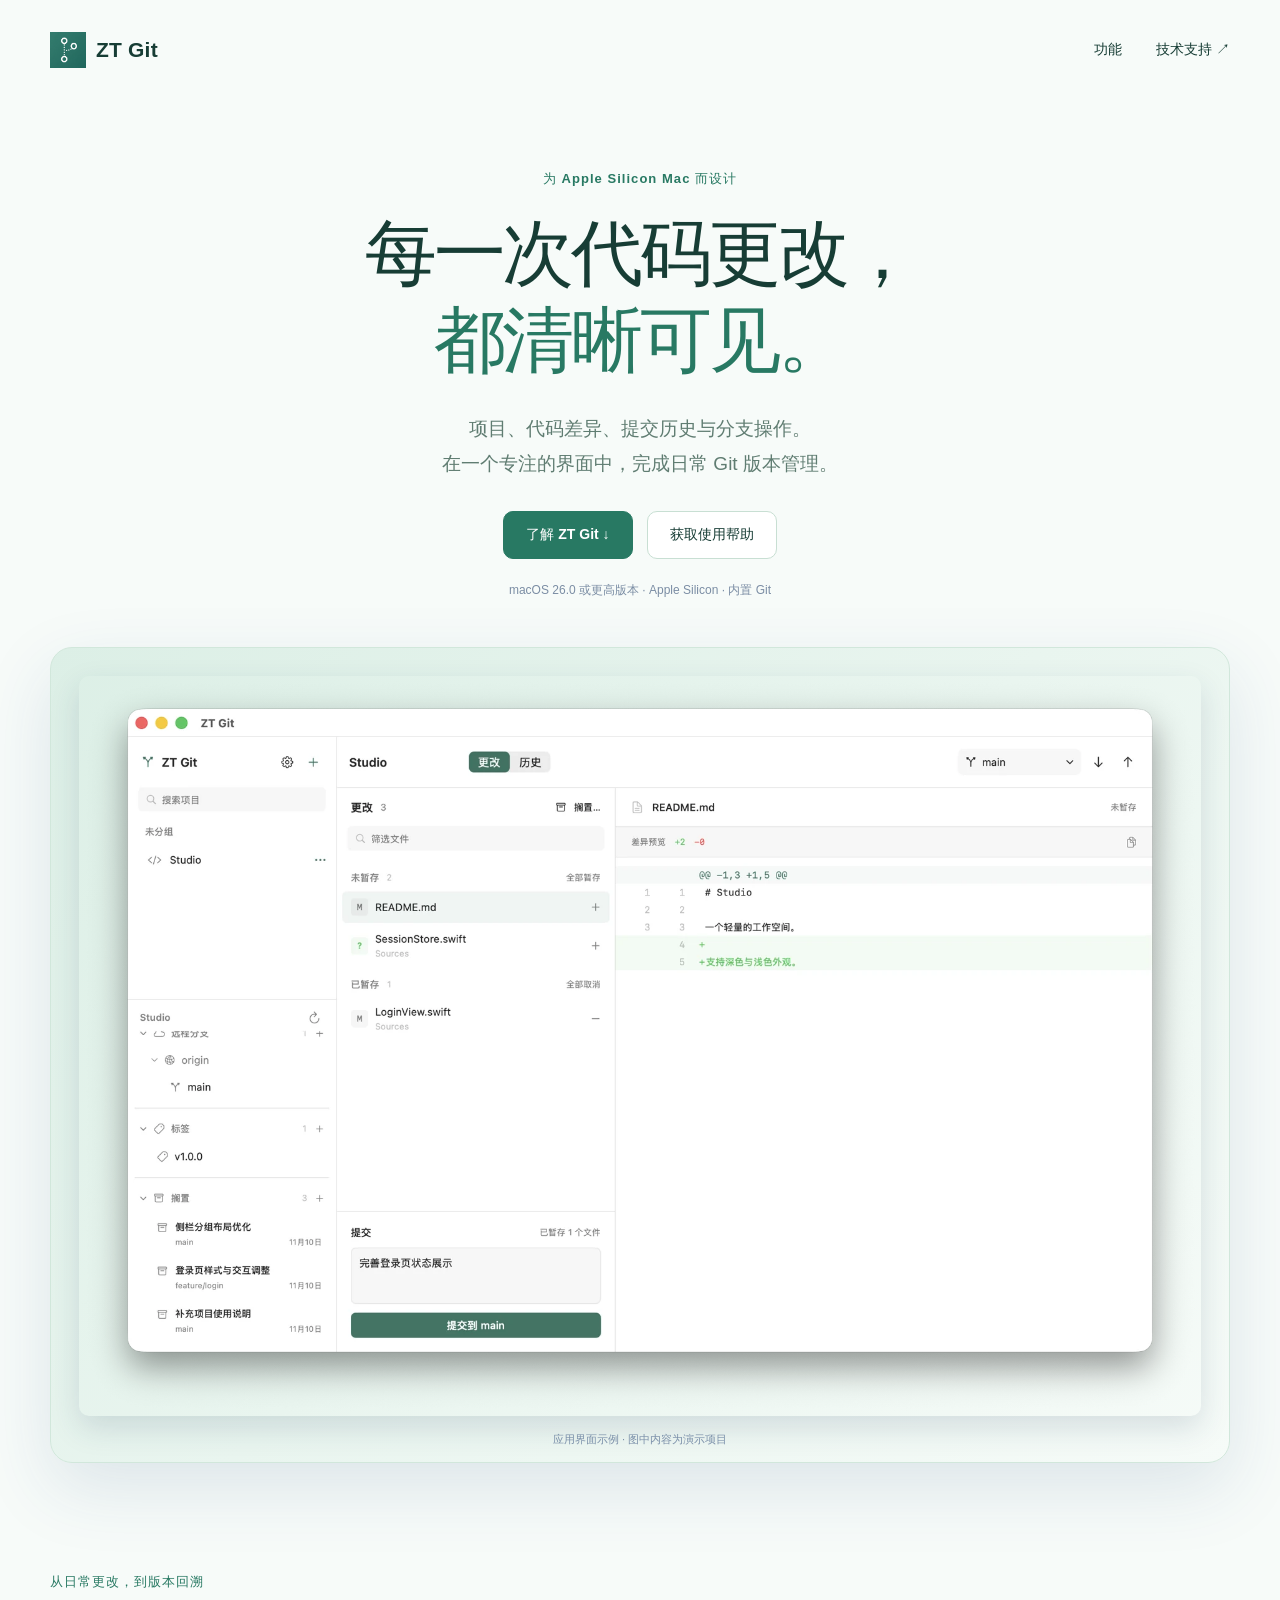
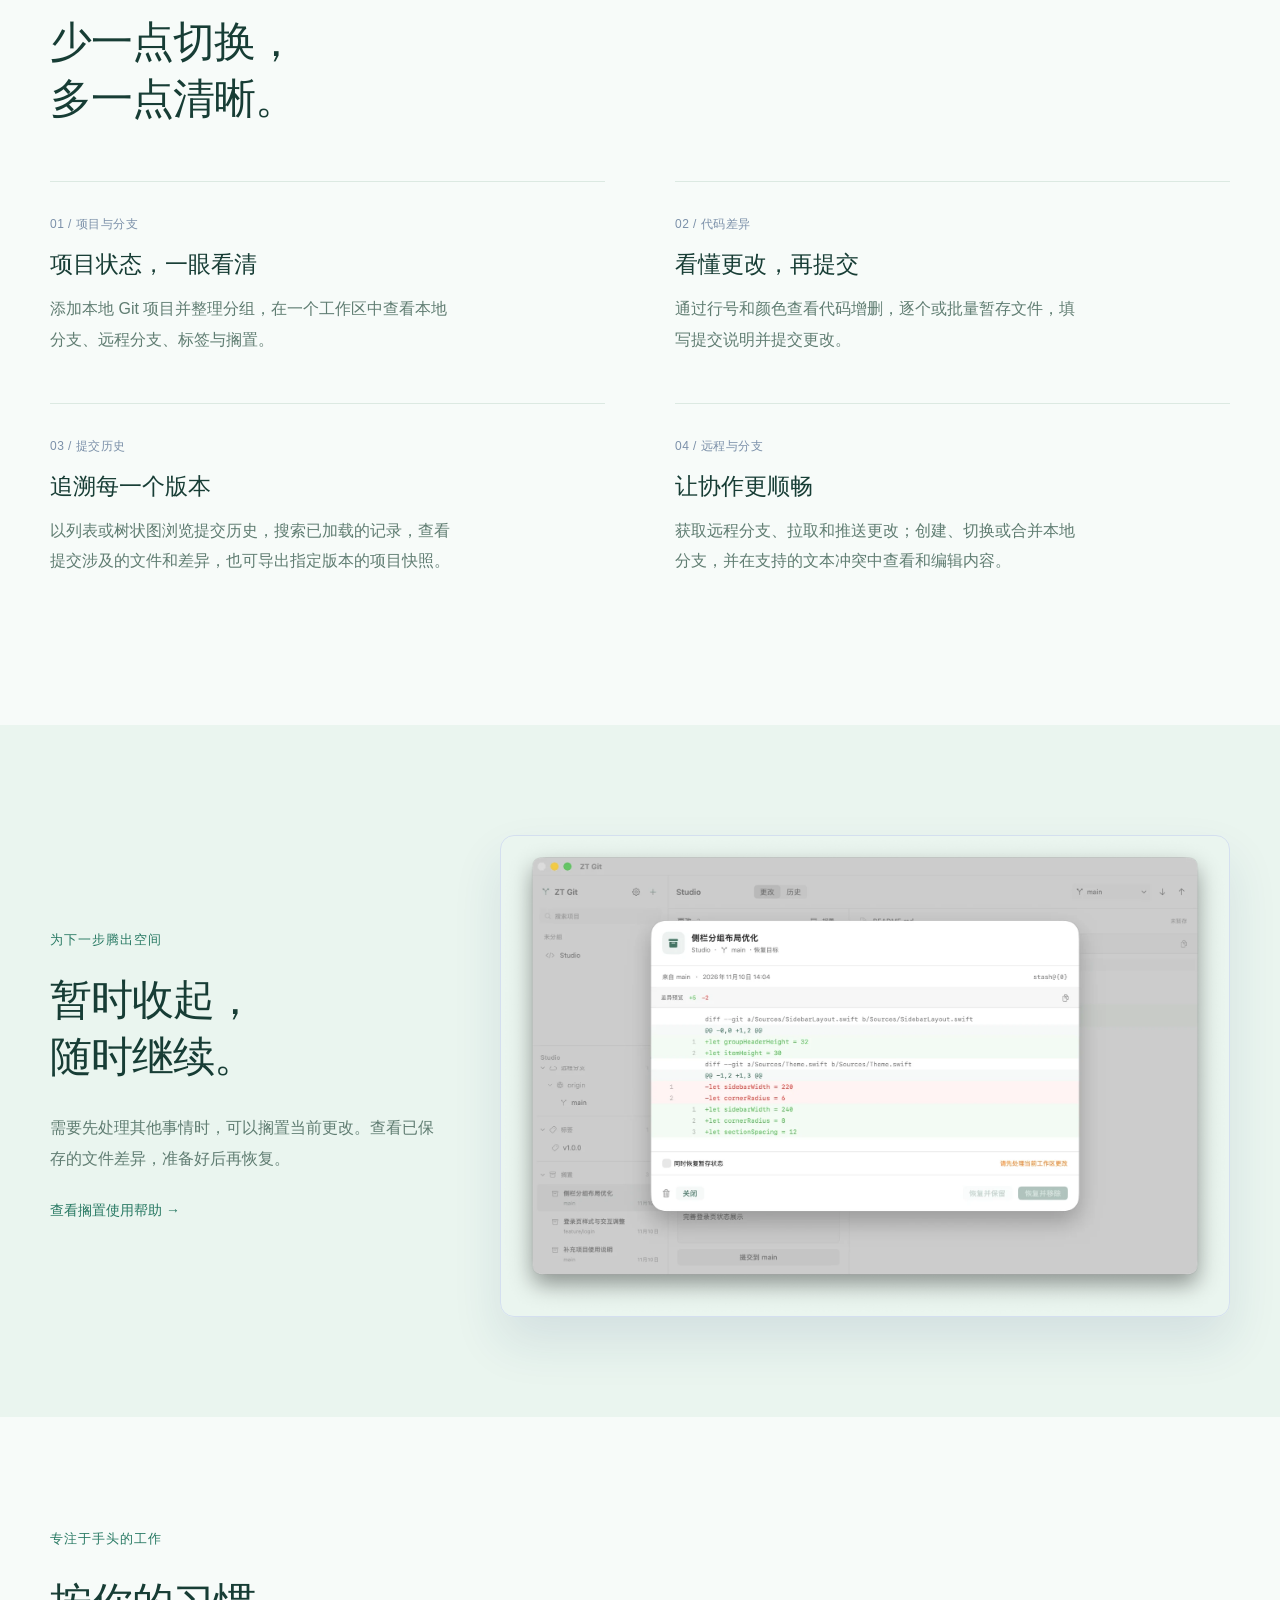
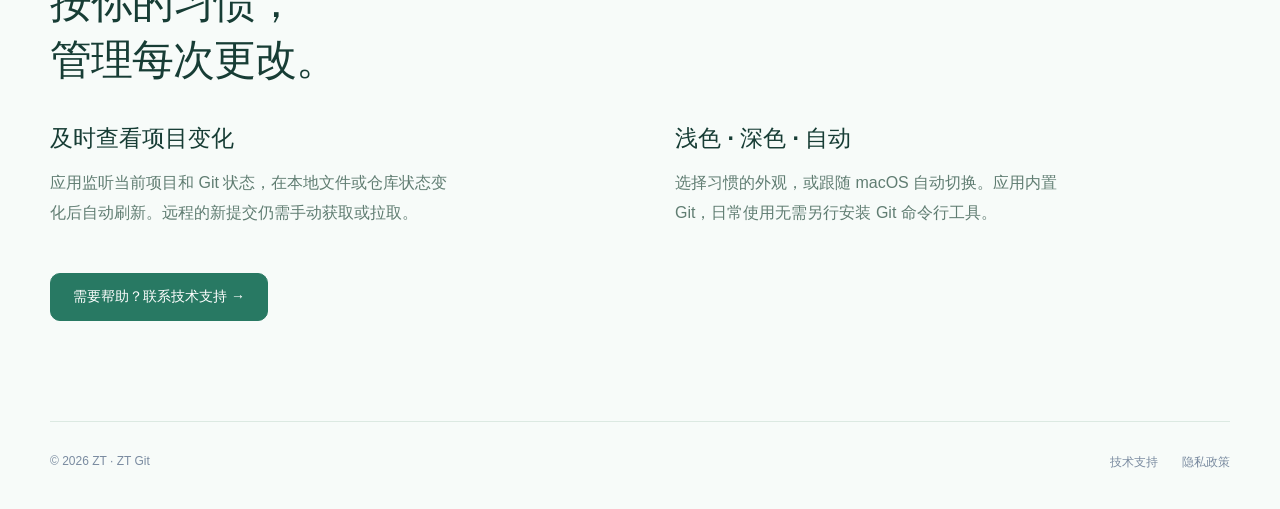
<file: index.html>
<!doctype html>
<html lang="zh-CN"><head><meta charset="utf-8"><meta name="viewport" content="width=device-width,initial-scale=1"><title>ZT Git — 清晰管理每一次代码更改</title><meta name="description" content="适用于 Apple Silicon Mac 的 Git 图形客户端。查看差异与提交历史，管理分支和搁置，完成日常 Git 操作。"><link rel="icon" href="icon.png"><link rel="stylesheet" href="styles.css"></head>
<body><header class="nav wrap"><a class="brand" href="./"><img src="icon.png" width="36" height="36" alt="">ZT Git</a><nav aria-label="主导航"><a href="#features">功能</a><a href="support.html">技术支持 ↗</a></nav></header>
<main><section class="hero wrap"><p class="eyebrow">为 Apple Silicon Mac 而设计</p><h1>每一次代码更改，<br><span>都清晰可见。</span></h1><p class="lead">项目、代码差异、提交历史与分支操作。<br>在一个专注的界面中，完成日常 Git 版本管理。</p><div class="actions"><a class="button primary" href="#features">了解 ZT Git ↓</a><a class="button" href="support.html">获取使用帮助</a></div><p class="compatibility">macOS 26.0 或更高版本 · Apple Silicon · 内置 Git</p><figure class="hero-image"><img src="workspace.webp" width="1800" height="1187" fetchpriority="high" alt="ZT Git 示例工作区，显示项目列表、待提交文件和代码差异"><figcaption>应用界面示例 · 图中内容为演示项目</figcaption></figure></section>
<section id="features" class="section wrap"><div class="section-head"><p class="eyebrow">从日常更改，到版本回溯</p><h2>少一点切换，<br>多一点清晰。</h2></div><div class="feature-grid">
<article><span class="feature-number">01 / 项目与分支</span><h3>项目状态，一眼看清</h3><p>添加本地 Git 项目并整理分组，在一个工作区中查看本地分支、远程分支、标签与搁置。</p></article>
<article><span class="feature-number">02 / 代码差异</span><h3>看懂更改，再提交</h3><p>通过行号和颜色查看代码增删，逐个或批量暂存文件，填写提交说明并提交更改。</p></article>
<article><span class="feature-number">03 / 提交历史</span><h3>追溯每一个版本</h3><p>以列表或树状图浏览提交历史，搜索已加载的记录，查看提交涉及的文件和差异，也可导出指定版本的项目快照。</p></article>
<article><span class="feature-number">04 / 远程与分支</span><h3>让协作更顺畅</h3><p>获取远程分支、拉取和推送更改；创建、切换或合并本地分支，并在支持的文本冲突中查看和编辑内容。</p></article></div></section>
<section class="section history-section"><div class="wrap split"><div><p class="eyebrow">为下一步腾出空间</p><h2>暂时收起，<br>随时继续。</h2><p class="body-copy">需要先处理其他事情时，可以搁置当前更改。查看已保存的文件差异，准备好后再恢复。</p><a class="text-link" href="support.html#stash">查看搁置使用帮助 →</a></div><figure><img loading="lazy" src="stash.webp" width="1800" height="1187" alt="ZT Git 查看搁置记录与文件差异的界面示例"></figure></div></section>
<section class="section wrap closing"><p class="eyebrow">专注于手头的工作</p><h2>按你的习惯，<br>管理每次更改。</h2><div class="closing-grid"><article><h3>及时查看项目变化</h3><p>应用监听当前项目和 Git 状态，在本地文件或仓库状态变化后自动刷新。远程的新提交仍需手动获取或拉取。</p></article><article><h3>浅色 · 深色 · 自动</h3><p>选择习惯的外观，或跟随 macOS 自动切换。应用内置 Git，日常使用无需另行安装 Git 命令行工具。</p></article></div><a class="button primary" href="support.html">需要帮助？联系技术支持 →</a></section></main>
<footer class="wrap footer"><span>© 2026 ZT · ZT Git</span><nav aria-label="页脚导航"><a href="support.html">技术支持</a><a href="privacy.html">隐私政策</a></nav></footer></body></html>
</file>
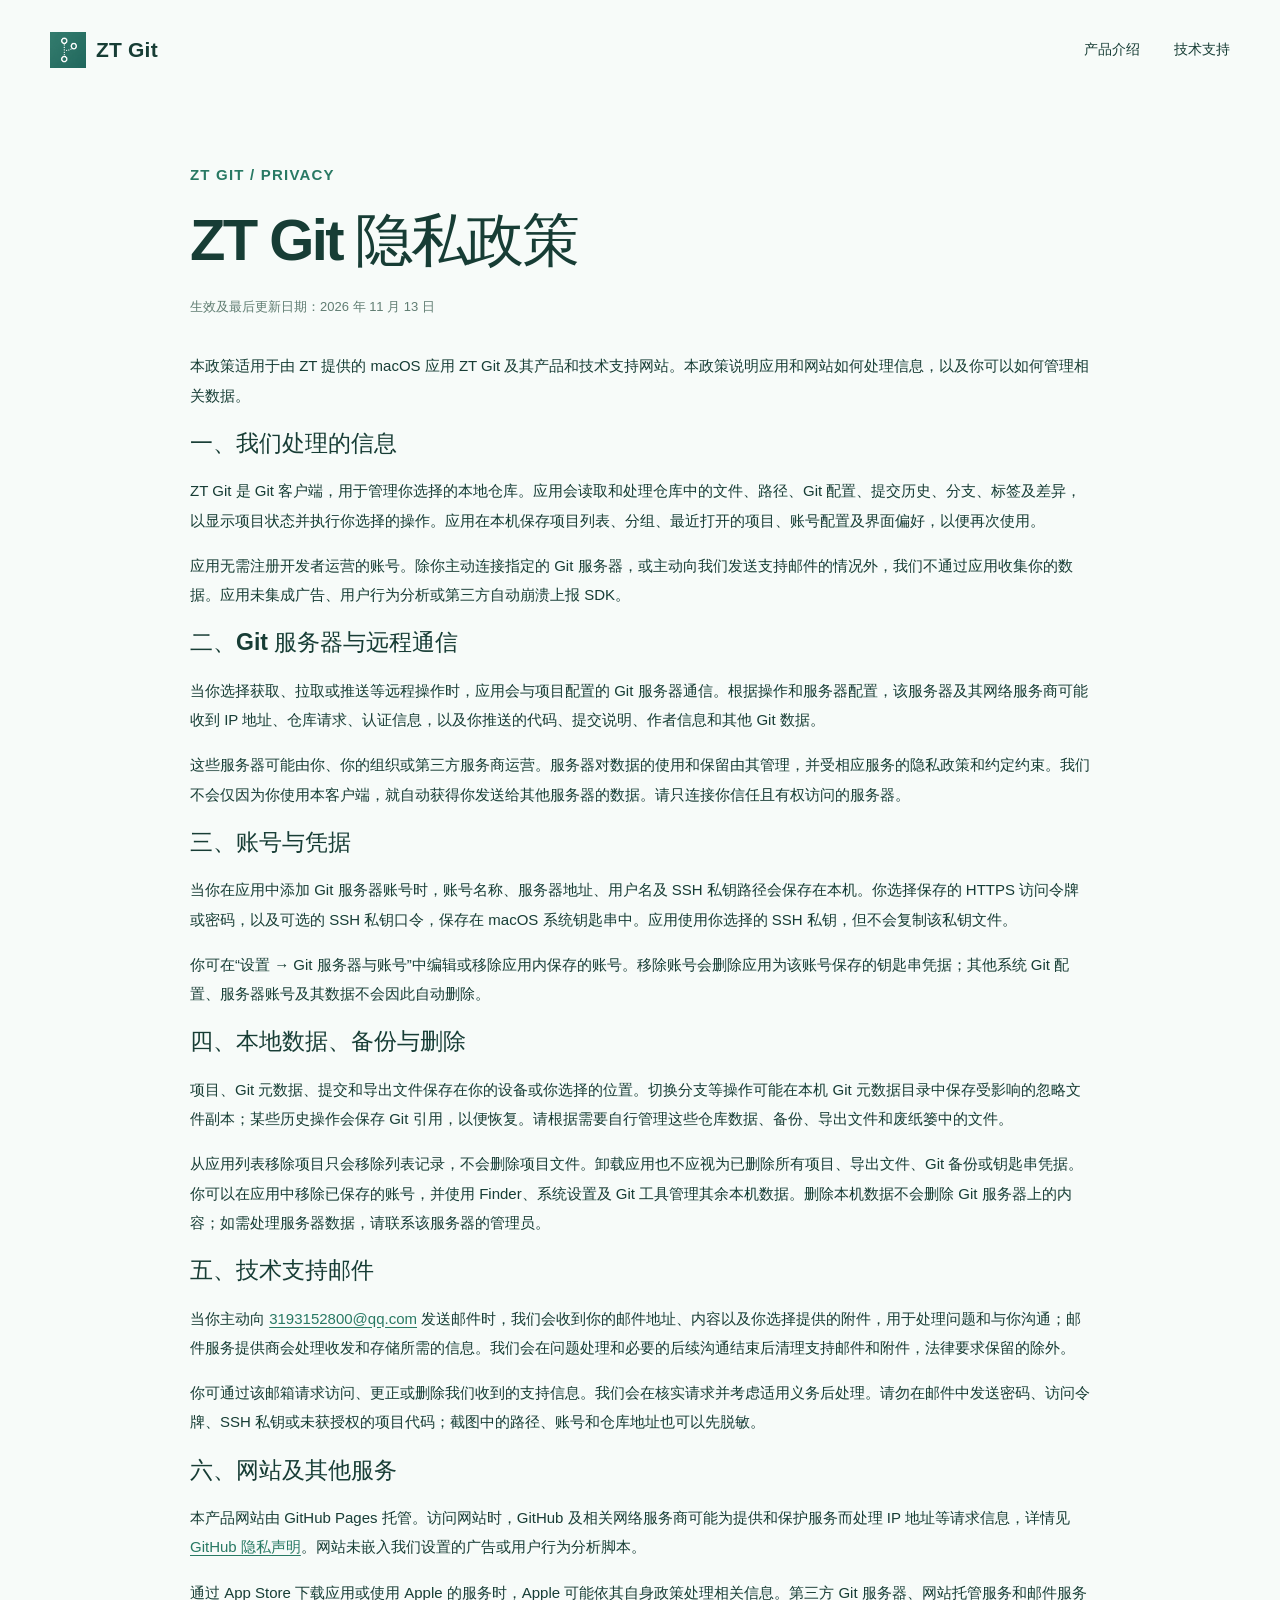
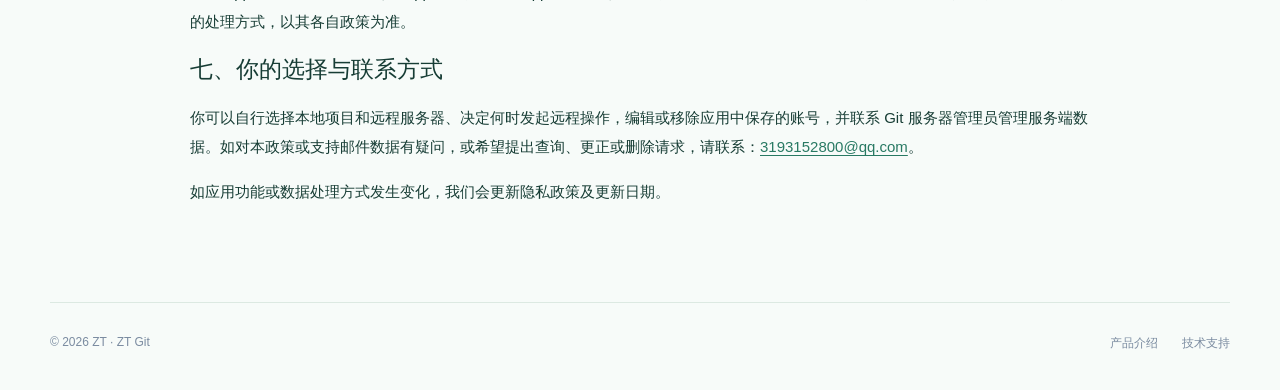
<file: privacy.html>
<!doctype html><html lang="zh-CN"><head><meta charset="utf-8"><meta name="viewport" content="width=device-width,initial-scale=1"><title>隐私政策 — ZT Git</title><meta name="description" content="了解 ZT Git 如何处理本机仓库、远程连接、账号凭据和技术支持信息。"><link rel="icon" href="icon.png"><link rel="stylesheet" href="styles.css"></head><body><header class="nav wrap"><a class="brand" href="./"><img src="icon.png" width="36" height="36" alt="">ZT Git</a><nav aria-label="主导航"><a href="./">产品介绍</a><a href="support.html">技术支持</a></nav></header><main class="privacy wrap"><p class="eyebrow">ZT GIT / PRIVACY</p><h1>ZT Git 隐私政策</h1><p class="policy-date">生效及最后更新日期：<time datetime="2026-11-13">2026 年 11 月 13 日</time></p>
<p>本政策适用于由 ZT 提供的 macOS 应用 ZT Git 及其产品和技术支持网站。本政策说明应用和网站如何处理信息，以及你可以如何管理相关数据。</p>
<h2>一、我们处理的信息</h2>
<p>ZT Git 是 Git 客户端，用于管理你选择的本地仓库。应用会读取和处理仓库中的文件、路径、Git 配置、提交历史、分支、标签及差异，以显示项目状态并执行你选择的操作。应用在本机保存项目列表、分组、最近打开的项目、账号配置及界面偏好，以便再次使用。</p>
<p>应用无需注册开发者运营的账号。除你主动连接指定的 Git 服务器，或主动向我们发送支持邮件的情况外，我们不通过应用收集你的数据。应用未集成广告、用户行为分析或第三方自动崩溃上报 SDK。</p>
<h2>二、Git 服务器与远程通信</h2>
<p>当你选择获取、拉取或推送等远程操作时，应用会与项目配置的 Git 服务器通信。根据操作和服务器配置，该服务器及其网络服务商可能收到 IP 地址、仓库请求、认证信息，以及你推送的代码、提交说明、作者信息和其他 Git 数据。</p>
<p>这些服务器可能由你、你的组织或第三方服务商运营。服务器对数据的使用和保留由其管理，并受相应服务的隐私政策和约定约束。我们不会仅因为你使用本客户端，就自动获得你发送给其他服务器的数据。请只连接你信任且有权访问的服务器。</p>
<h2>三、账号与凭据</h2>
<p>当你在应用中添加 Git 服务器账号时，账号名称、服务器地址、用户名及 SSH 私钥路径会保存在本机。你选择保存的 HTTPS 访问令牌或密码，以及可选的 SSH 私钥口令，保存在 macOS 系统钥匙串中。应用使用你选择的 SSH 私钥，但不会复制该私钥文件。</p>
<p>你可在“设置 → Git 服务器与账号”中编辑或移除应用内保存的账号。移除账号会删除应用为该账号保存的钥匙串凭据；其他系统 Git 配置、服务器账号及其数据不会因此自动删除。</p>
<h2>四、本地数据、备份与删除</h2>
<p>项目、Git 元数据、提交和导出文件保存在你的设备或你选择的位置。切换分支等操作可能在本机 Git 元数据目录中保存受影响的忽略文件副本；某些历史操作会保存 Git 引用，以便恢复。请根据需要自行管理这些仓库数据、备份、导出文件和废纸篓中的文件。</p>
<p>从应用列表移除项目只会移除列表记录，不会删除项目文件。卸载应用也不应视为已删除所有项目、导出文件、Git 备份或钥匙串凭据。你可以在应用中移除已保存的账号，并使用 Finder、系统设置及 Git 工具管理其余本机数据。删除本机数据不会删除 Git 服务器上的内容；如需处理服务器数据，请联系该服务器的管理员。</p>
<h2>五、技术支持邮件</h2>
<p>当你主动向 <a href="mailto:3193152800@qq.com">3193152800@qq.com</a> 发送邮件时，我们会收到你的邮件地址、内容以及你选择提供的附件，用于处理问题和与你沟通；邮件服务提供商会处理收发和存储所需的信息。我们会在问题处理和必要的后续沟通结束后清理支持邮件和附件，法律要求保留的除外。</p>
<p>你可通过该邮箱请求访问、更正或删除我们收到的支持信息。我们会在核实请求并考虑适用义务后处理。请勿在邮件中发送密码、访问令牌、SSH 私钥或未获授权的项目代码；截图中的路径、账号和仓库地址也可以先脱敏。</p>
<h2>六、网站及其他服务</h2>
<p>本产品网站由 GitHub Pages 托管。访问网站时，GitHub 及相关网络服务商可能为提供和保护服务而处理 IP 地址等请求信息，详情见 <a href="https://docs.github.com/en/site-policy/privacy-policies/github-general-privacy-statement">GitHub 隐私声明</a>。网站未嵌入我们设置的广告或用户行为分析脚本。</p>
<p>通过 App Store 下载应用或使用 Apple 的服务时，Apple 可能依其自身政策处理相关信息。第三方 Git 服务器、网站托管服务和邮件服务的处理方式，以其各自政策为准。</p>
<h2>七、你的选择与联系方式</h2>
<p>你可以自行选择本地项目和远程服务器、决定何时发起远程操作，编辑或移除应用中保存的账号，并联系 Git 服务器管理员管理服务端数据。如对本政策或支持邮件数据有疑问，或希望提出查询、更正或删除请求，请联系：<a href="mailto:3193152800@qq.com">3193152800@qq.com</a>。</p>
<p>如应用功能或数据处理方式发生变化，我们会更新隐私政策及更新日期。</p></main><footer class="wrap footer"><span>© 2026 ZT · ZT Git</span><nav aria-label="页脚导航"><a href="./">产品介绍</a><a href="support.html">技术支持</a></nav></footer></body></html>
</file>
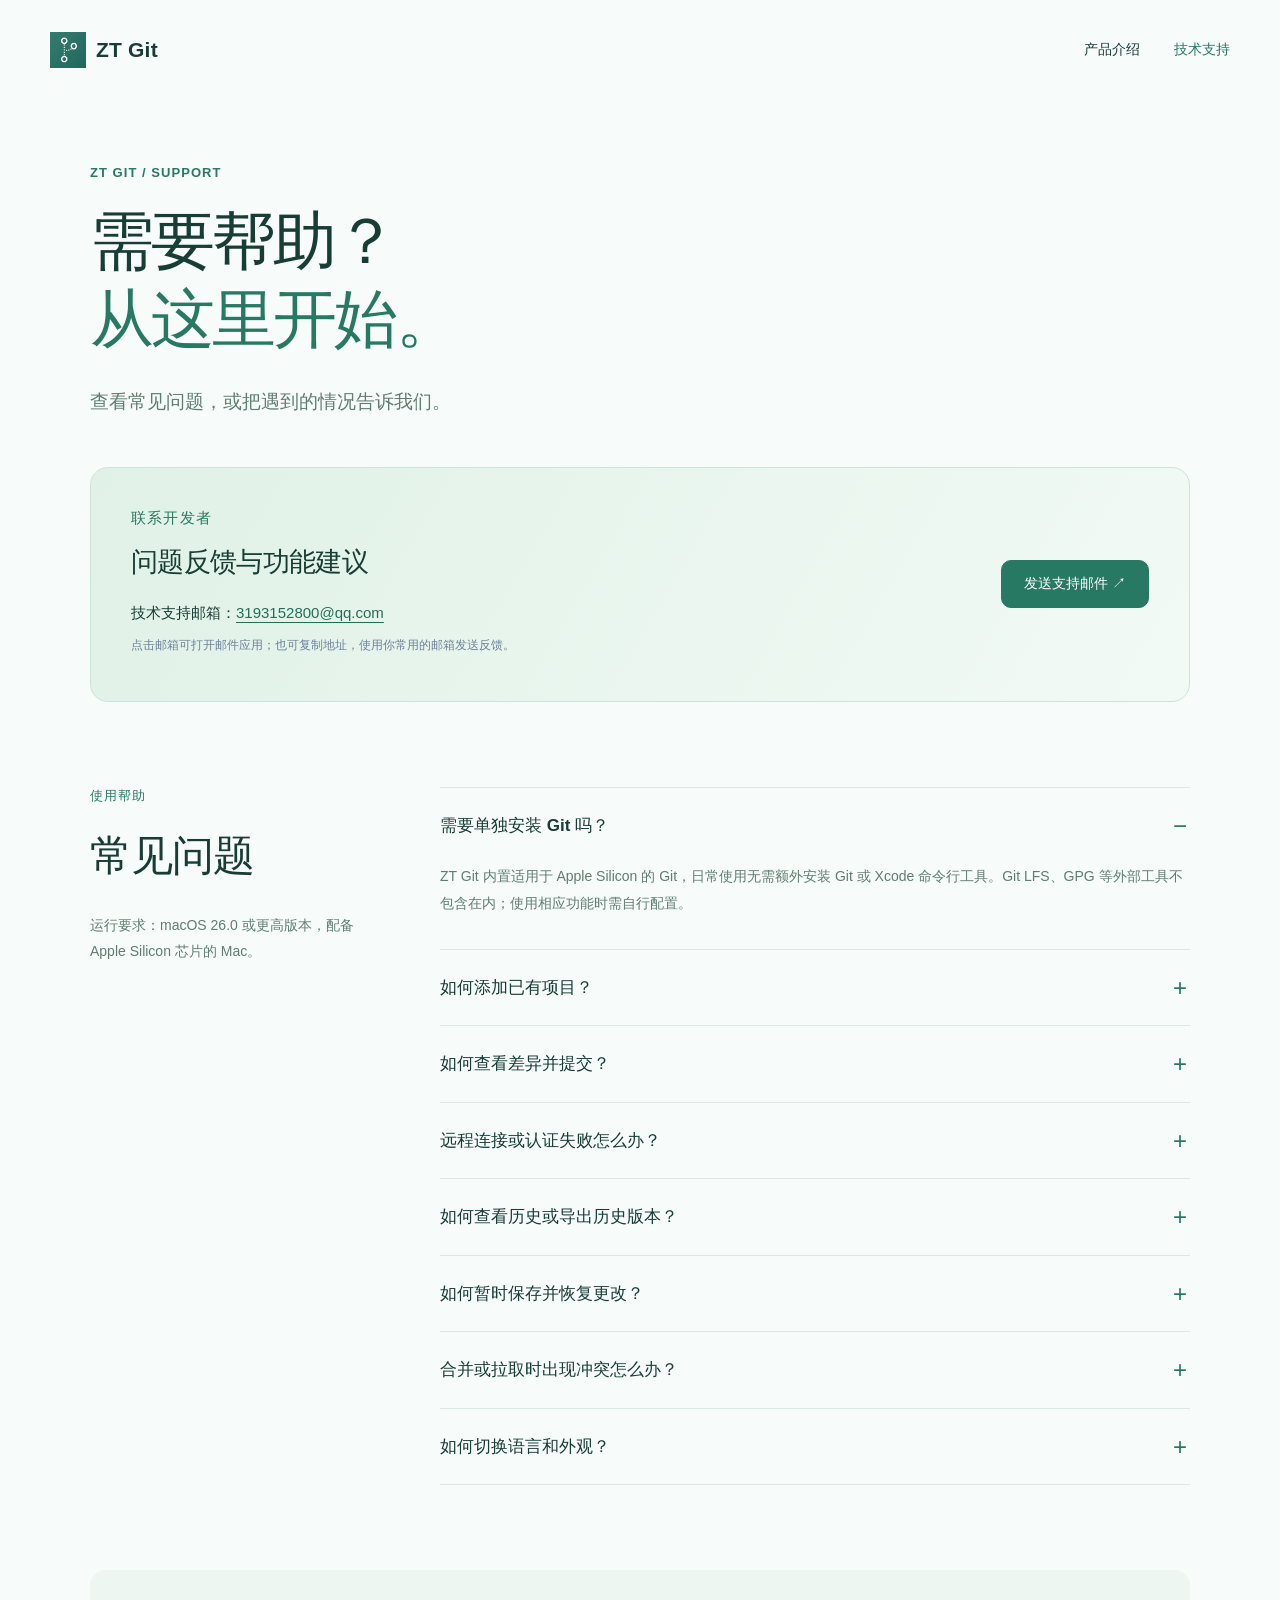
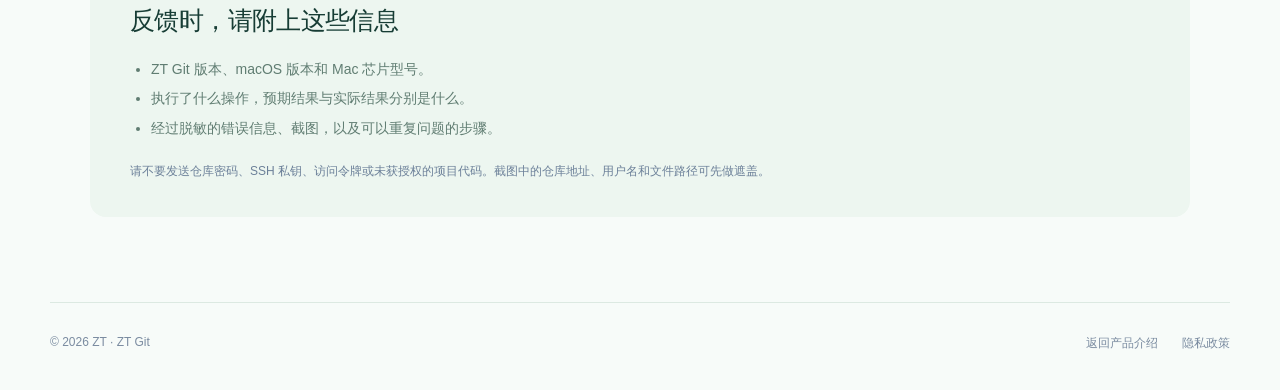
<file: support.html>
<!doctype html>
<html lang="zh-CN"><head><meta charset="utf-8"><meta name="viewport" content="width=device-width,initial-scale=1"><title>技术支持 — ZT Git</title><meta name="description" content="ZT Git 使用帮助与技术支持。了解添加项目、提交、远程认证、历史记录与搁置，并联系开发者反馈问题。"><link rel="icon" href="icon.png"><link rel="stylesheet" href="styles.css"></head>
<body><header class="nav wrap"><a class="brand" href="./"><img src="icon.png" width="36" height="36" alt="">ZT Git</a><nav aria-label="主导航"><a href="./">产品介绍</a><a class="active" href="support.html" aria-current="page">技术支持</a></nav></header>
<main class="support wrap"><p class="eyebrow">ZT GIT / SUPPORT</p><h1>需要帮助？<br><span>从这里开始。</span></h1><p class="lead">查看常见问题，或把遇到的情况告诉我们。</p>
<section id="contact" class="contact-card" aria-labelledby="contact-title"><div><p class="eyebrow">联系开发者</p><h2 id="contact-title">问题反馈与功能建议</h2><p>技术支持邮箱：<a class="email" href="mailto:3193152800@qq.com?subject=ZT%20Git%20%E6%8A%80%E6%9C%AF%E6%94%AF%E6%8C%81">3193152800@qq.com</a></p><p class="small">点击邮箱可打开邮件应用；也可复制地址，使用你常用的邮箱发送反馈。</p></div><a class="button primary" href="mailto:3193152800@qq.com?subject=ZT%20Git%20%E6%8A%80%E6%9C%AF%E6%94%AF%E6%8C%81">发送支持邮件 ↗</a></section>
<section class="support-layout"><div><p class="eyebrow">使用帮助</p><h2>常见问题</h2><p class="body-copy">运行要求：macOS 26.0 或更高版本，配备 Apple Silicon 芯片的 Mac。</p></div><div class="faq">
<details open><summary>需要单独安装 Git 吗？</summary><div><p>ZT Git 内置适用于 Apple Silicon 的 Git，日常使用无需额外安装 Git 或 Xcode 命令行工具。Git LFS、GPG 等外部工具不包含在内；使用相应功能时需自行配置。</p></div></details>
<details><summary>如何添加已有项目？</summary><div><p>点击左上角“+”，选择“添加项目”，再选择包含 Git 仓库的本地项目文件夹或其中的子目录。也可以选择普通仓库的 .git 文件夹；项目支持按分组整理。</p></div></details>
<details><summary>如何查看差异并提交？</summary><div><p>打开项目后，在“更改”中选择文件查看差异，使用文件旁的“+”暂存需要提交的文件。输入提交说明后，点击提交按钮。存在未解决的冲突时需要先处理冲突。</p></div></details>
<details><summary>远程连接或认证失败怎么办？</summary><div><p>检查仓库地址、网络和账号权限。在“设置 → Git 服务器与账号”检查 HTTPS 凭据或 SSH 密钥配置，也可以使用系统 Git 配置。保存账号本身不会验证服务器权限。</p><p>首次连接新的 SSH 服务器时，请先与服务器管理员核对显示的主机指纹，再决定是否信任。</p></div></details>
<details id="history"><summary>如何查看历史或导出历史版本？</summary><div><p>切换到“历史”，可以使用列表或树状图查看记录，搜索已加载的提交。在指定提交上打开右键菜单，选择“导出此版本项目…”，将快照导出为 ZIP。导出不包含 .git、未提交更改和未跟踪文件，也不会额外下载子模块或 Git LFS 对象。</p></div></details>
<details id="stash"><summary>如何暂时保存并恢复更改？</summary><div><p>在“更改”菜单选择“搁置…”，填写说明并确认。之后在左侧“搁置”中查看记录，通过右键菜单选择恢复并保留，或恢复并移除。恢复前请先处理当前工作区的更改。</p></div></details>
<details><summary>合并或拉取时出现冲突怎么办？</summary><div><p>根据工作区提示打开冲突处理界面。对于支持的文本冲突，可以选择一方的完整版本或手动编辑，保存并暂存后继续操作。部分特殊文件需要使用外部工具处理。</p></div></details>
<details><summary>如何切换语言和外观？</summary><div><p>打开“设置 → 通用”，选择简体中文、English 或跟随系统；外观可选择浅色、深色或跟随系统。设置会保存并立即生效。</p></div></details>
</div></section><section class="feedback"><h2>反馈时，请附上这些信息</h2><ul><li>ZT Git 版本、macOS 版本和 Mac 芯片型号。</li><li>执行了什么操作，预期结果与实际结果分别是什么。</li><li>经过脱敏的错误信息、截图，以及可以重复问题的步骤。</li></ul><p class="small">请不要发送仓库密码、SSH 私钥、访问令牌或未获授权的项目代码。截图中的仓库地址、用户名和文件路径可先做遮盖。</p></section></main>
<footer class="wrap footer"><span>© 2026 ZT · ZT Git</span><nav aria-label="页脚导航"><a href="./">返回产品介绍</a><a href="privacy.html">隐私政策</a></nav></footer></body></html>
</file>
<file: styles.css>
:root{--ink:#173d35;--muted:#607d72;--accent:#287963;--line:#dce9e2;--paper:#f7fbf9;--white:#fff;font-family:-apple-system,BlinkMacSystemFont,"Segoe UI","PingFang SC","Microsoft YaHei",sans-serif;color:var(--ink);background:var(--paper);font-synthesis:none}
*{box-sizing:border-box}html{scroll-behavior:smooth;scroll-padding-top:36px}body{margin:0}a{color:inherit;text-decoration:none}a:hover{color:var(--accent)}a:focus-visible,summary:focus-visible{outline:3px solid #7aabef;outline-offset:5px;border-radius:4px}img{display:block;max-width:100%;height:auto}figure{margin:0}.wrap{width:min(1180px,calc(100% - 64px));margin-inline:auto}.nav{display:flex;align-items:center;justify-content:space-between;height:100px}.brand{display:flex;align-items:center;gap:10px;font-size:21px;font-weight:700;letter-spacing:.2px}.nav nav{display:flex;gap:34px;font-size:14px;font-weight:550}.active{color:var(--accent)}.eyebrow{font-size:13px;font-weight:650;letter-spacing:.08em;color:var(--accent);margin:0 0 22px}.hero{text-align:center;padding-top:70px}h1,h2,h3,p{margin-top:0}h1{font-size:clamp(42px,5.6vw,76px);line-height:1.22;letter-spacing:-.045em;font-weight:730;margin-bottom:26px}h1 span{color:var(--accent)}.lead{font-size:19px;line-height:1.85;color:var(--muted);margin-bottom:30px}.actions{display:flex;justify-content:center;gap:14px;flex-wrap:wrap}.button{display:inline-flex;align-items:center;justify-content:center;gap:18px;border:1px solid #c8dfd3;border-radius:10px;padding:14px 22px;font-size:14px;font-weight:600;transition:background .15s,transform .15s;background:var(--white);white-space:nowrap}.button:hover{background:#e8f4ed;transform:translateY(-1px)}.primary{background:var(--accent);border-color:var(--accent);color:#fff}.primary:hover{background:#1e6651;color:#fff}.compatibility{font-size:12px;color:#7b8da4;margin-top:23px;margin-bottom:48px}.hero-image{background:linear-gradient(135deg,#dcefe6,#f6fbf8);border:1px solid #d1e7db;border-radius:22px;padding:28px 28px 15px;box-shadow:0 25px 70px #254e8220}.hero-image img{border-radius:10px;box-shadow:0 12px 30px #233b6025}.hero-image figcaption{font-size:11px;color:#7a8fa9;margin-top:16px}.section{padding-top:110px;padding-bottom:100px}h2{font-size:clamp(30px,3.3vw,44px);line-height:1.35;letter-spacing:-.025em;font-weight:680;margin-bottom:28px}.section-head{margin-bottom:54px}.feature-grid{display:grid;grid-template-columns:1fr 1fr;gap:0 70px}.feature-grid article{padding:32px 0;border-top:1px solid var(--line)}.feature-number{color:#7b90a9;font-size:12px;letter-spacing:.04em}.feature-grid h3,.closing h3{font-size:23px;margin:16px 0 14px;font-weight:650}.feature-grid p,.closing p,.body-copy{font-size:16px;line-height:1.9;color:var(--muted);max-width:46ch}.history-section{background:#eaf5ef}.split{display:grid;grid-template-columns:.8fr 1.5fr;align-items:center;gap:60px}.split figure img{border-radius:14px;border:1px solid #d4dfef;box-shadow:0 25px 50px #1a3d701c}.text-link{font-weight:600;font-size:14px;color:var(--accent);display:inline-block;margin-top:12px}.closing-grid{display:grid;grid-template-columns:1fr 1fr;gap:70px;margin:35px 0 28px}.closing h3{margin-top:0}.closing .eyebrow{color:var(--accent);font-size:13px}.footer{padding:32px 0 38px;border-top:1px solid var(--line);display:flex;justify-content:space-between;font-size:12px;color:#7a8ba0;gap:24px}.support{padding-top:65px;max-width:1100px}.support h1{font-size:clamp(42px,5vw,66px)}.contact-card{display:flex;align-items:center;justify-content:space-between;gap:28px;padding:36px 40px;background:linear-gradient(120deg,#e0f1e7,#f2faf5);border:1px solid #cce4d7;border-radius:18px;margin:48px 0 85px;scroll-margin-top:28px}.contact-card .eyebrow{margin-bottom:13px}.contact-card h2{font-size:27px;margin-bottom:18px}.contact-card p{font-size:15px;line-height:1.8;margin-bottom:8px}.contact-card .small,.small{font-size:12px;line-height:1.9;color:#6c8099}.email{color:#216f58;text-decoration:underline;text-underline-offset:4px;overflow-wrap:anywhere}.support-layout{display:grid;grid-template-columns:280px 1fr;gap:70px;margin-bottom:85px}.support-layout .body-copy{font-size:14px}.faq{border-top:1px solid var(--line)}details{border-bottom:1px solid var(--line);padding:0}summary{padding:25px 30px 25px 0;font-size:17px;font-weight:600;cursor:pointer;list-style:none;position:relative;line-height:1.5}summary::-webkit-details-marker{display:none}summary:after{content:'+';position:absolute;right:3px;color:var(--accent);font-size:24px;top:20px;font-weight:400}details[open] summary:after{content:'−'}details>div{padding-bottom:19px}details p{font-size:14px;line-height:1.95;color:var(--muted);margin-bottom:12px}.feedback{padding:34px 40px;background:#edf6f0;border-radius:16px;margin-bottom:85px}.feedback h2{font-size:25px;margin-bottom:17px}.feedback ul{padding-left:21px;font-size:14px;line-height:2.1;color:var(--muted);margin-bottom:17px}.feedback .small{margin-bottom:0}
@media(max-width:850px){.split{grid-template-columns:1fr;gap:30px}.split .body-copy{max-width:65ch}.support-layout{grid-template-columns:1fr;gap:25px}.support-layout .body-copy{max-width:100%}.contact-card{align-items:flex-start;flex-direction:column}.closing-grid{gap:32px}.feature-grid{gap:0 36px}}
@media(max-width:560px){.wrap{width:calc(100% - 36px)}.nav{height:80px}.nav nav{gap:20px;font-size:13px}.brand{font-size:19px}.brand img{width:31px}.hero{padding-top:46px}.hero h1{font-size:42px}.lead{font-size:16px}.eyebrow{font-size:11px}.compatibility{font-size:10px;margin-bottom:30px}.hero-image{padding:10px 10px 12px;border-radius:14px}.hero-image img{border-radius:6px}.hero-image figcaption{font-size:9px;margin-top:10px}.section{padding-top:68px;padding-bottom:62px}.feature-grid,.closing-grid{grid-template-columns:1fr;gap:0}.feature-grid article{padding:25px 0}.feature-grid h3,.closing h3{font-size:21px}.feature-grid p,.closing p{font-size:15px}.closing-grid article{margin-bottom:22px}.closing .button{font-size:13px;padding-inline:16px}.footer{font-size:11px}.support{padding-top:46px}.contact-card{margin-top:32px;margin-bottom:55px;padding:27px 22px}.contact-card h2{font-size:23px}.contact-card p{font-size:13px}.support-layout{margin-bottom:55px}.support h1{font-size:44px}.support summary{font-size:15px}.feedback{padding:27px 22px;margin-bottom:55px}.feedback h2{font-size:22px}}
.footer nav{display:flex;flex-wrap:wrap;gap:16px 24px}.privacy{max-width:900px;padding-top:60px;padding-bottom:80px}.privacy h1{font-size:clamp(38px,5vw,58px);margin-bottom:18px}.privacy .policy-date{font-size:13px;color:var(--muted);margin-bottom:32px}.privacy p,.privacy li{font-size:15px;line-height:1.95;overflow-wrap:anywhere}.privacy p{margin-bottom:16px}.privacy section{margin-top:36px}.privacy h2{font-size:23px;line-height:1.5;margin-bottom:16px;letter-spacing:0}.privacy ul{padding-left:24px}.privacy li{margin-bottom:10px}.privacy a{color:var(--accent);text-decoration:underline;text-underline-offset:3px}.privacy-summary{padding:24px 28px;margin:30px 0 40px;border:1px solid #cce4d7;border-radius:16px;background:#eaf5ef}.privacy-summary strong{display:block;margin-bottom:8px;font-size:16px}.privacy-summary p{margin:0}@media(max-width:560px){.privacy{padding-top:38px;padding-bottom:55px}.privacy h2{font-size:21px}.privacy p,.privacy li{font-size:14px}.privacy-summary{padding:22px}.footer{flex-wrap:wrap}}
@media(prefers-reduced-motion:reduce){html{scroll-behavior:auto}.button{transition:none}}
</file>
